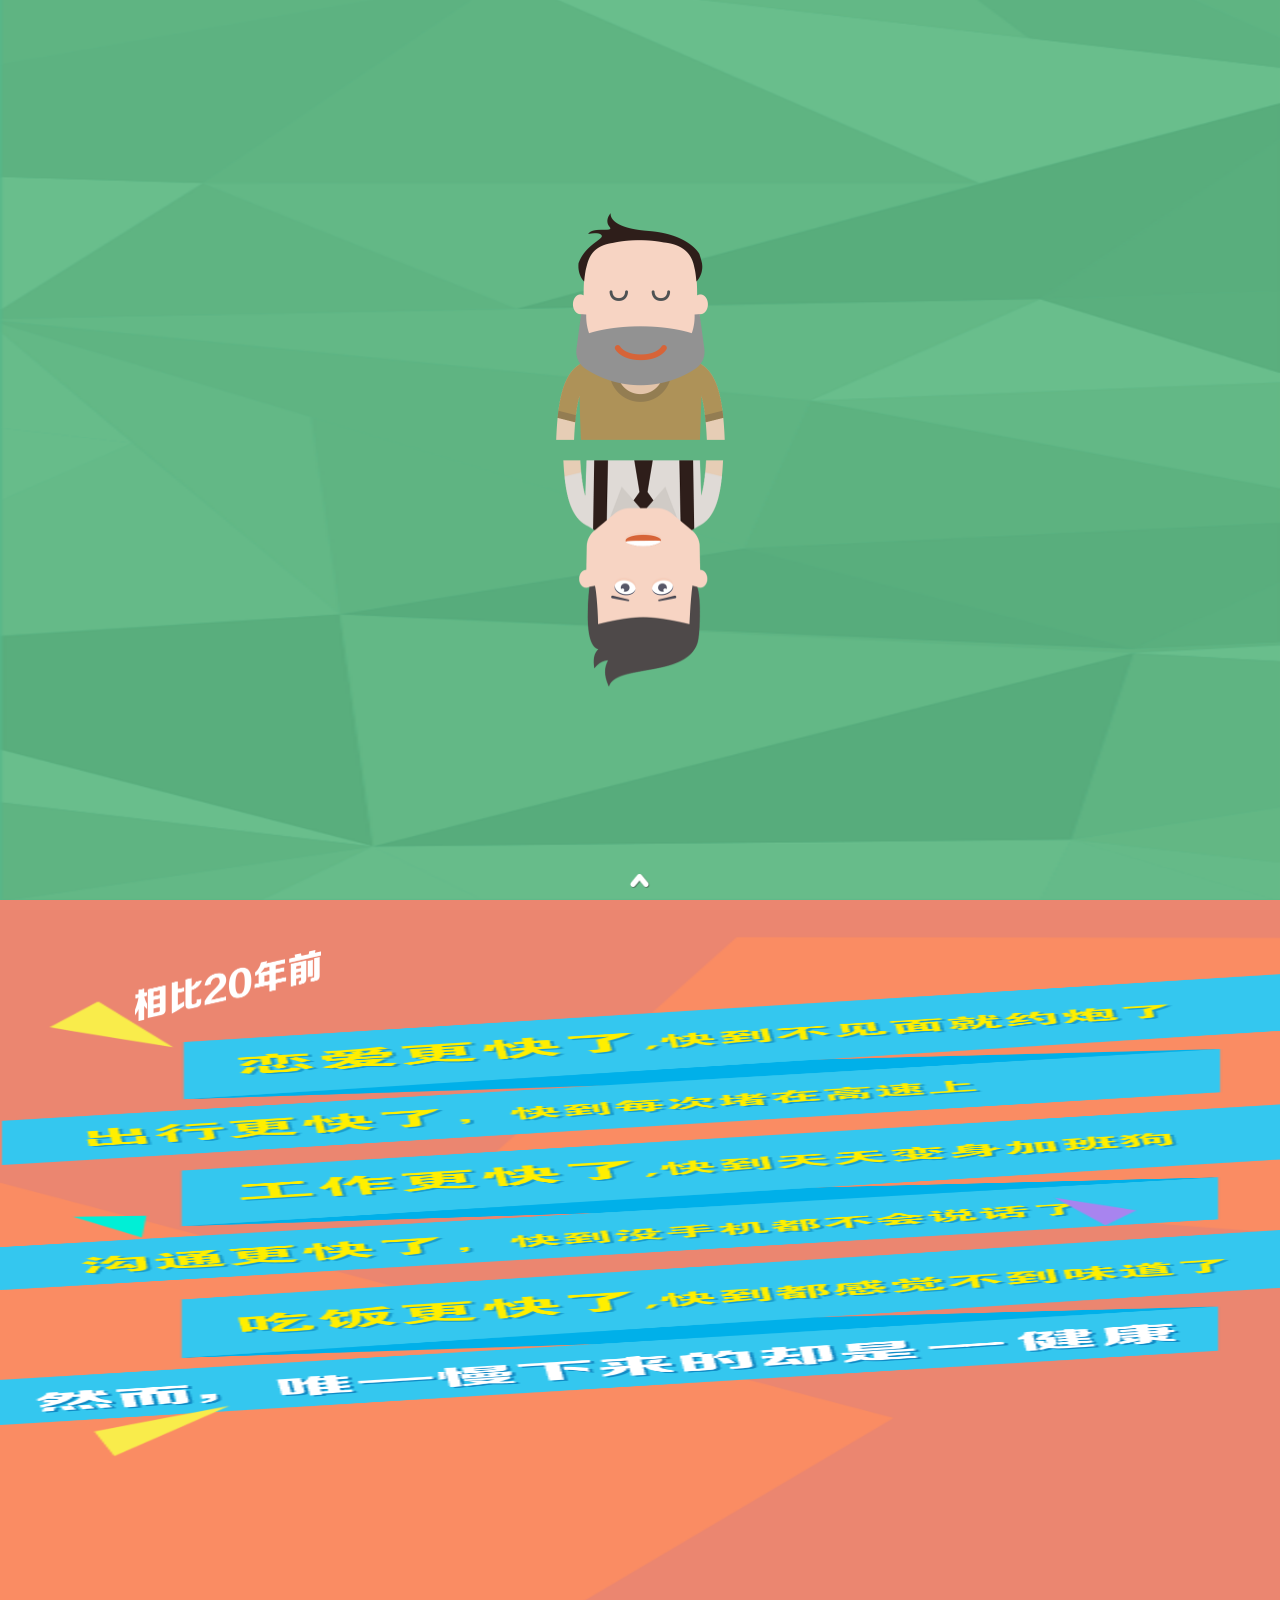
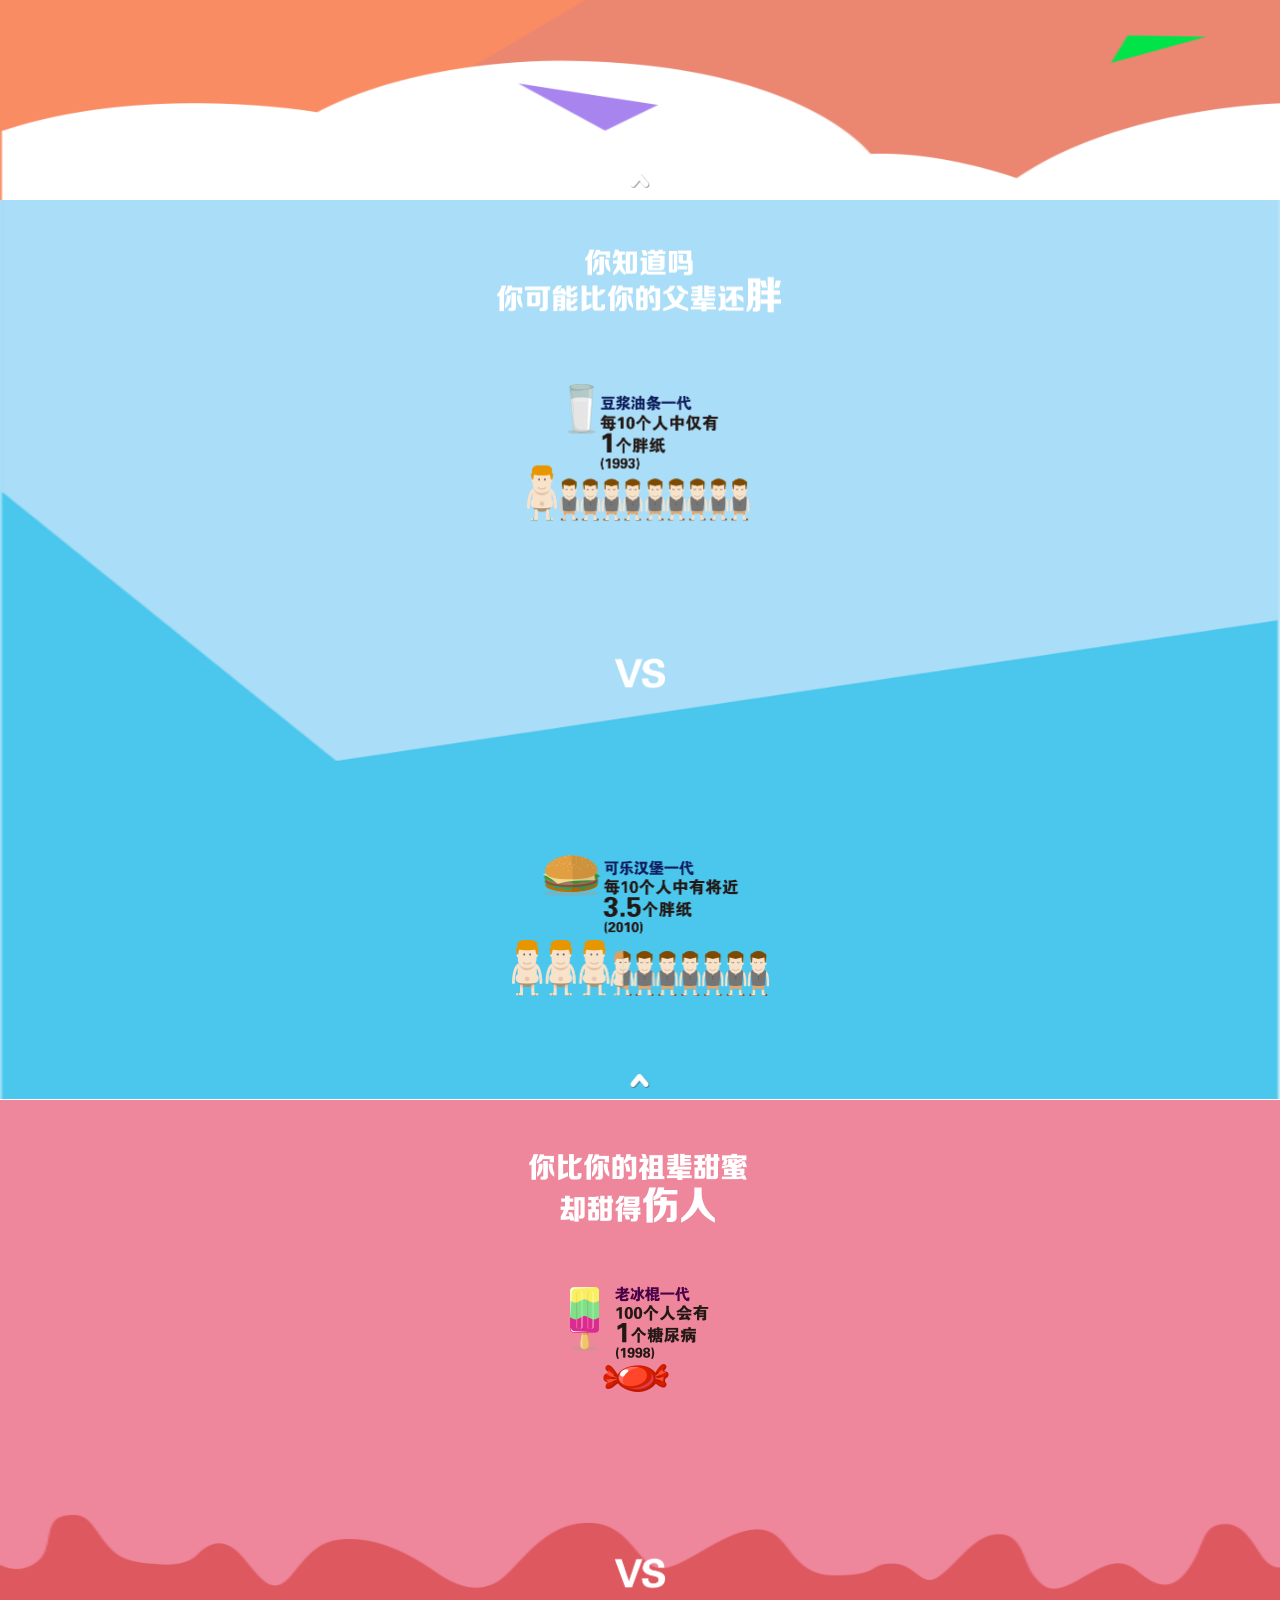
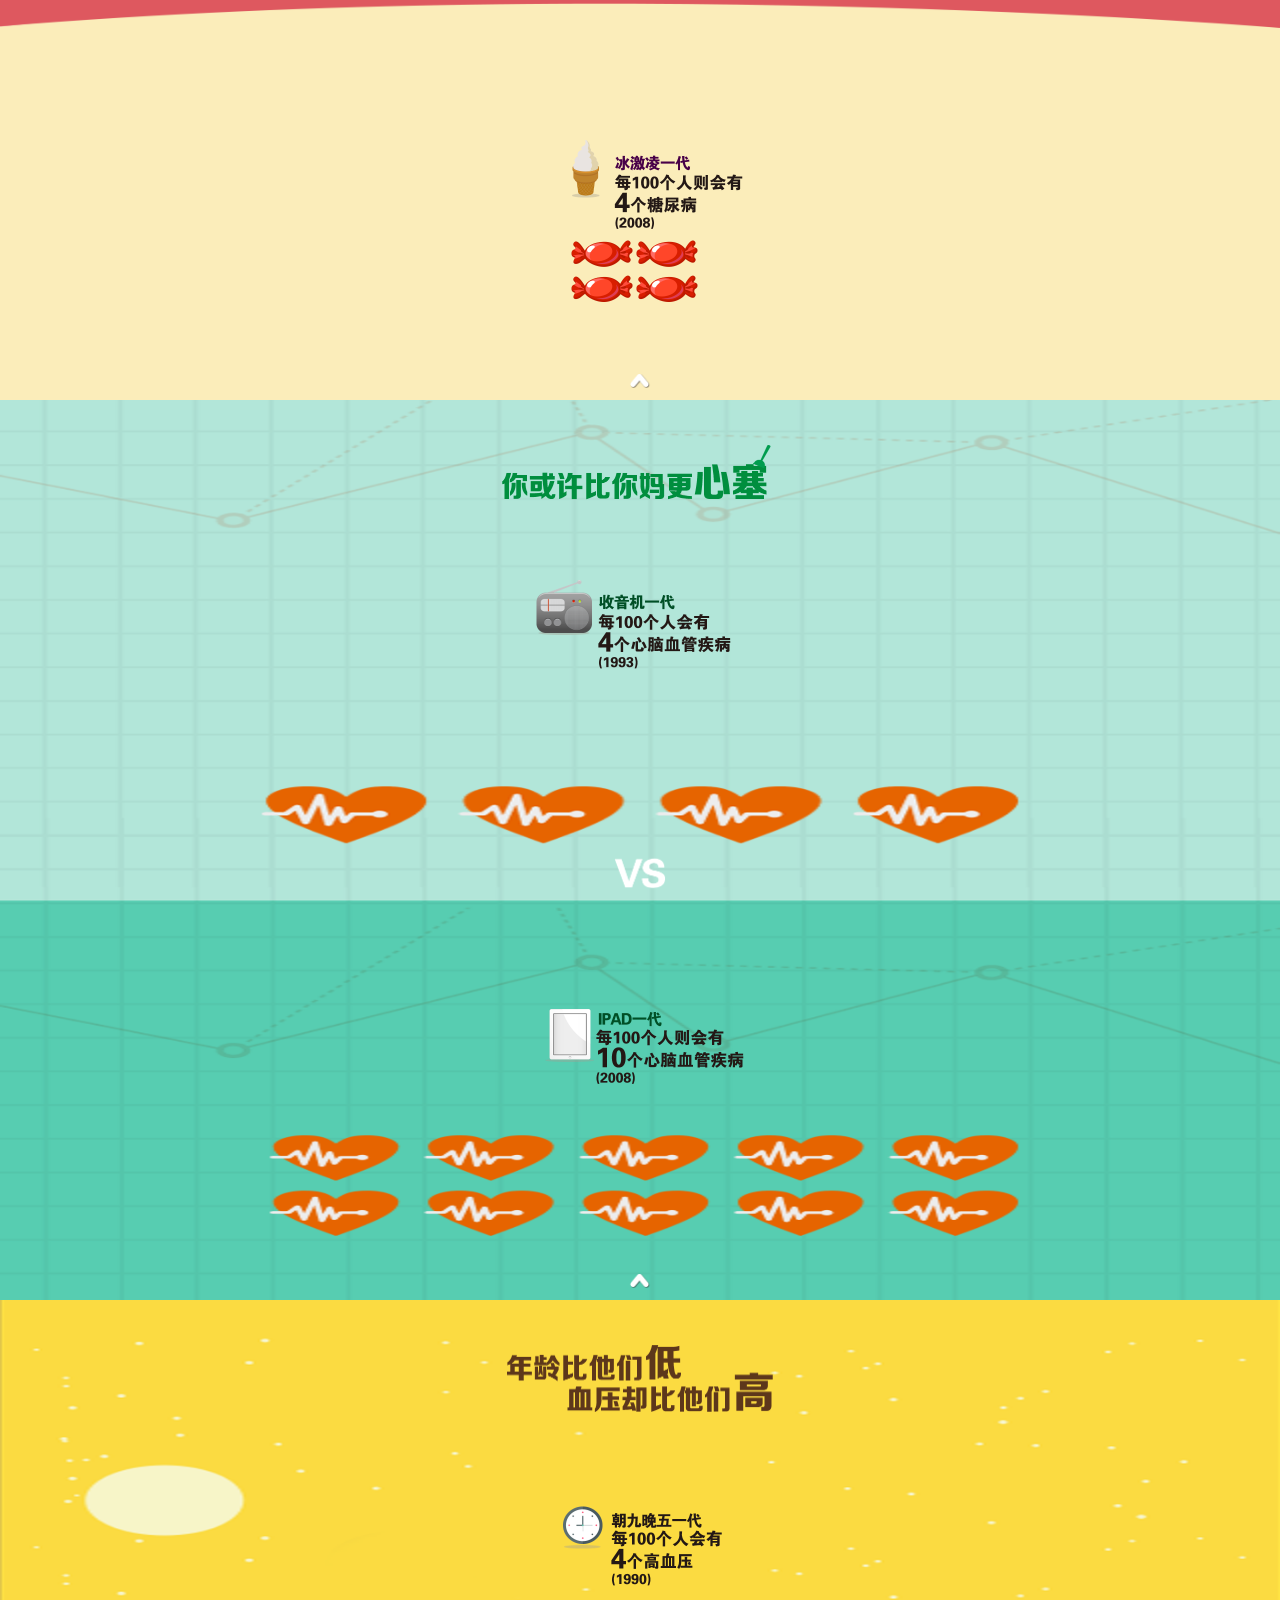
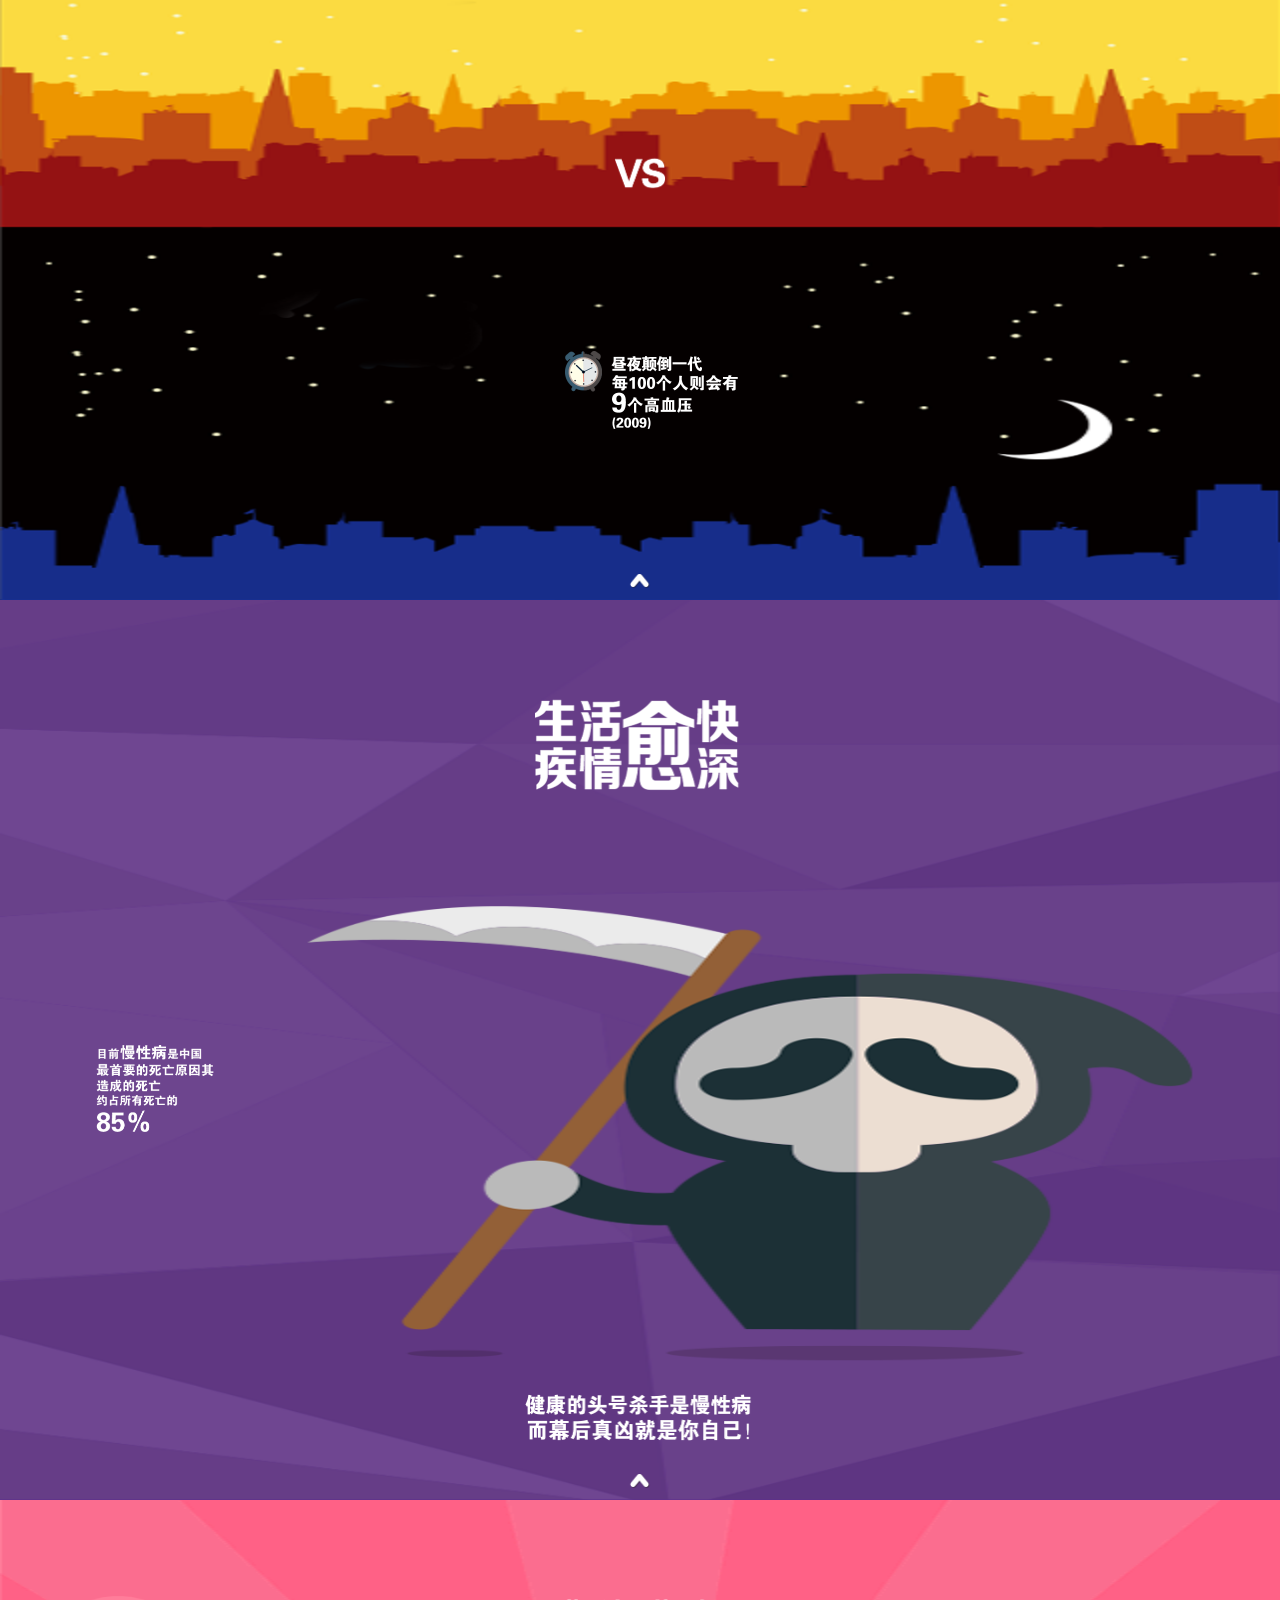
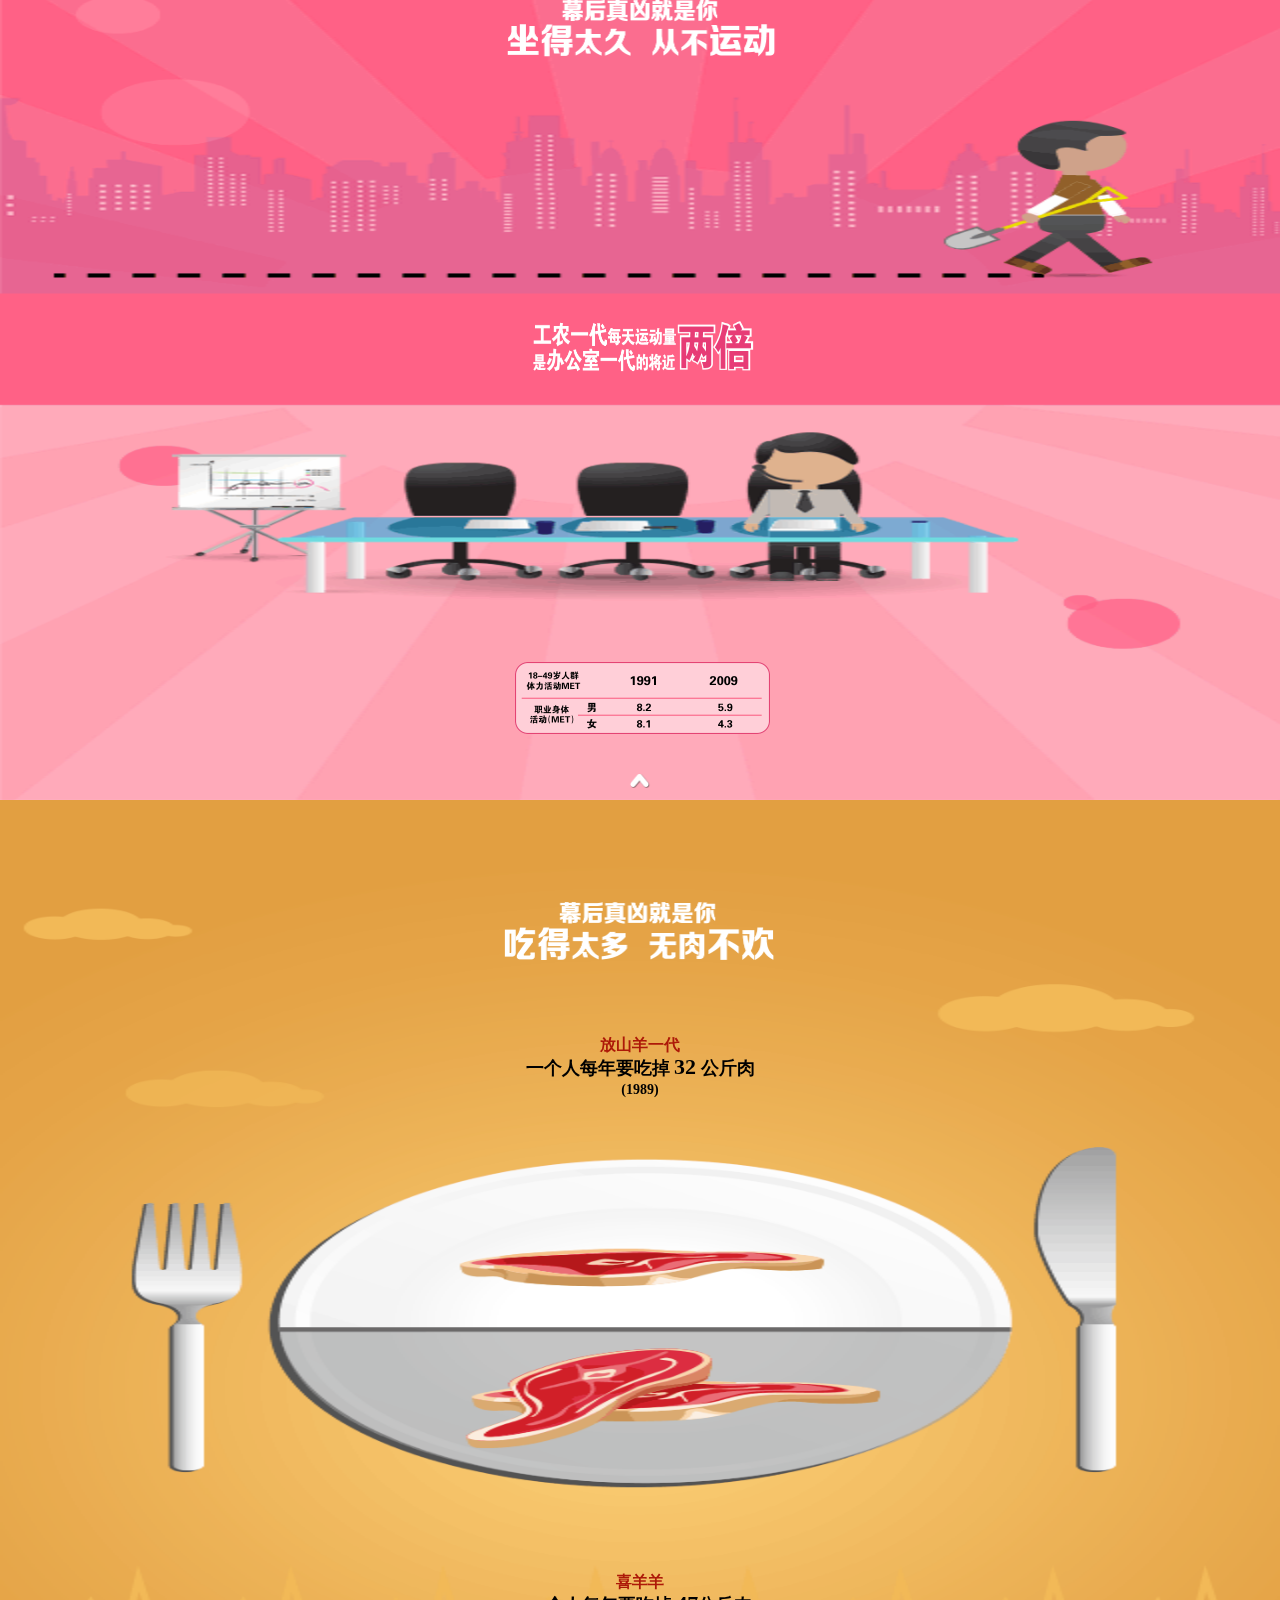
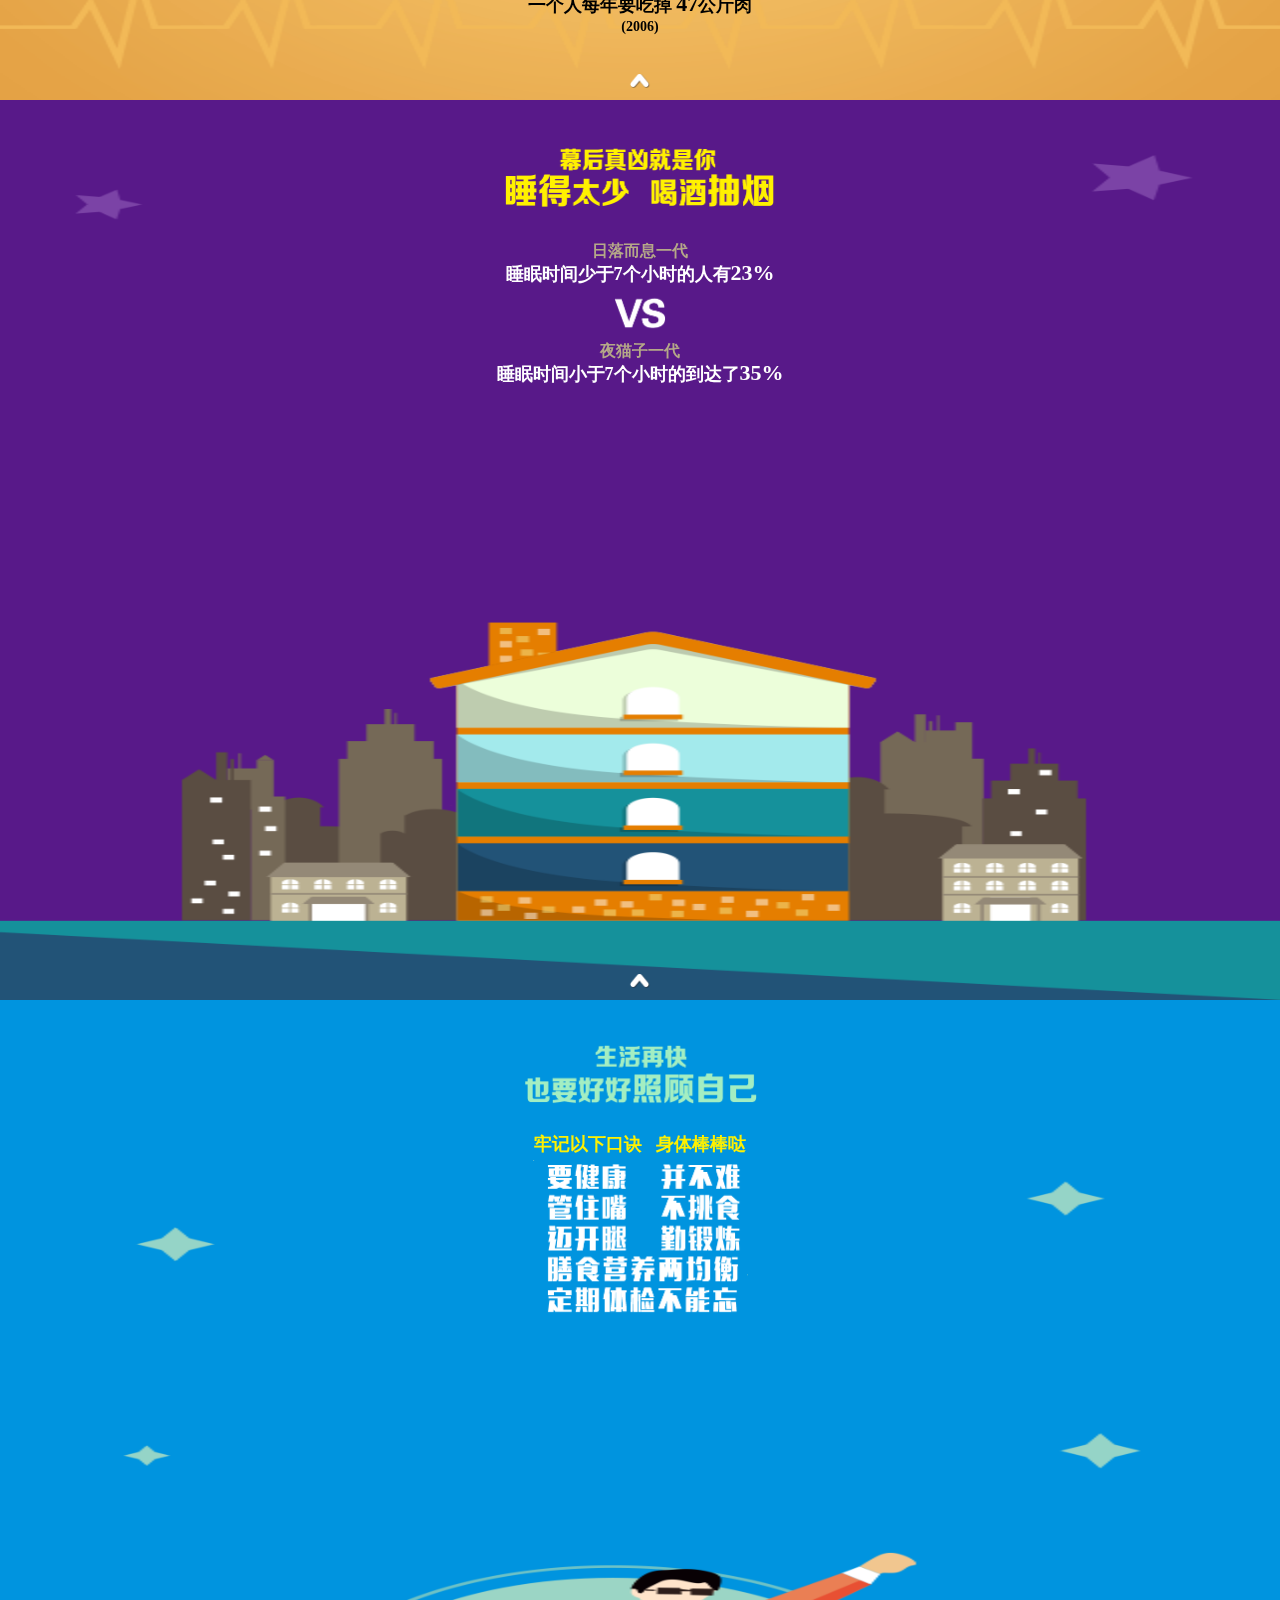
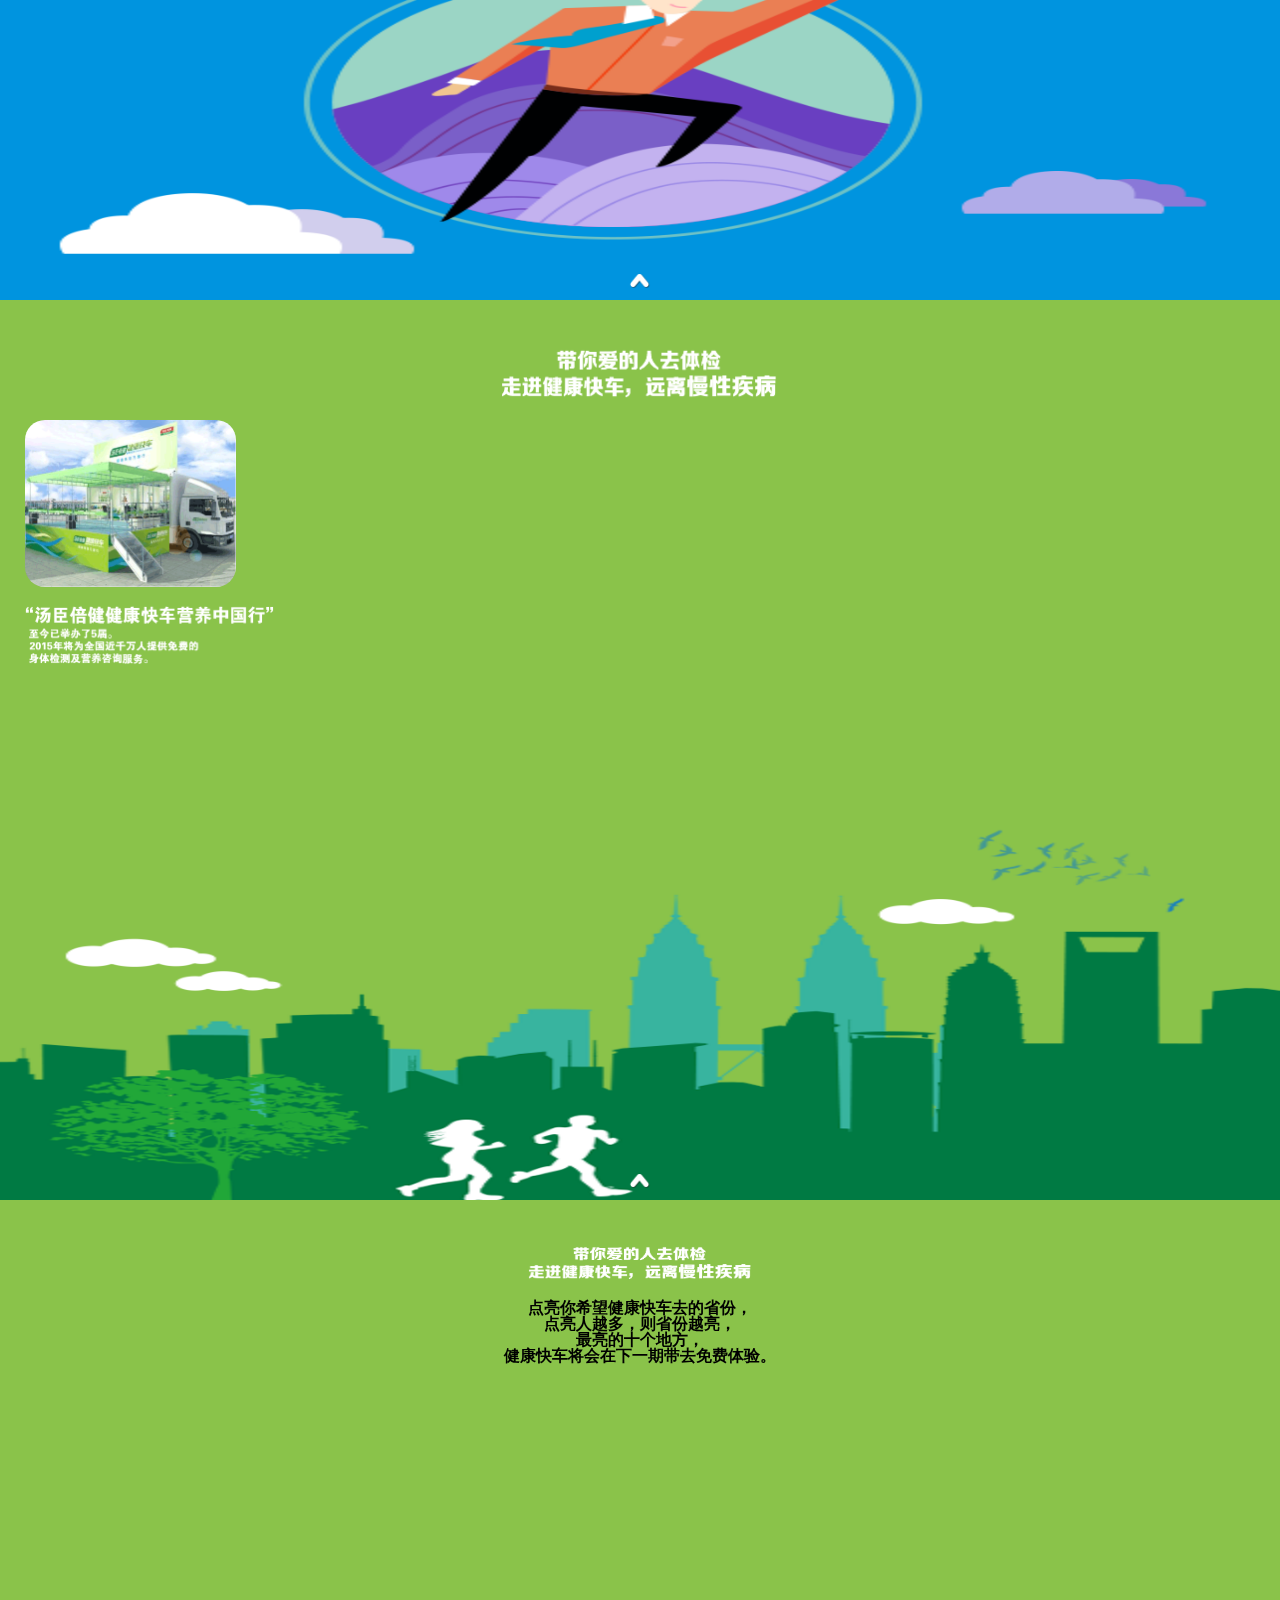
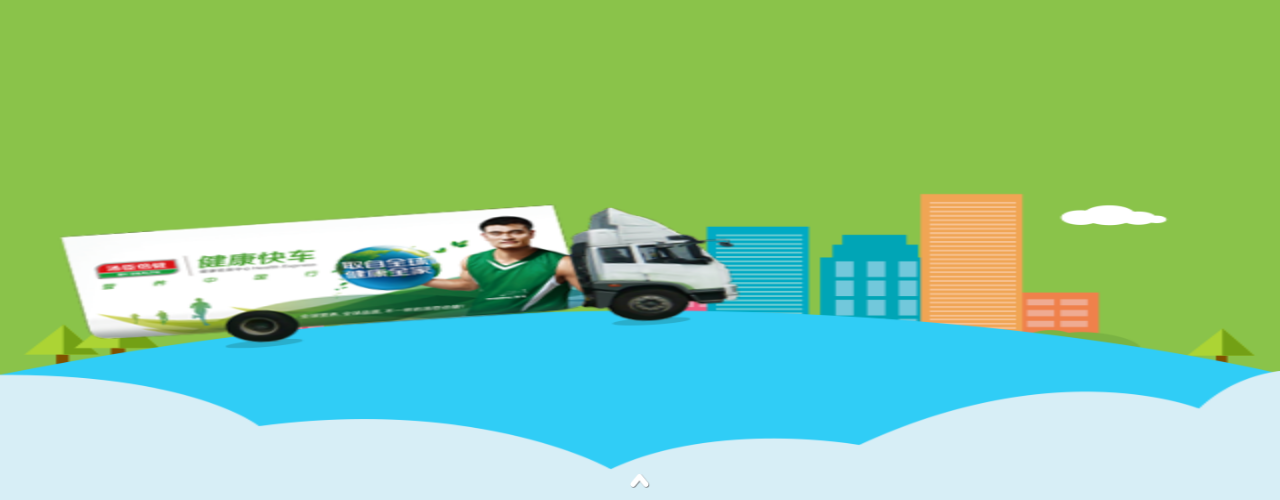
<file: index.html>
<!DOCTYPE HTML>
<html>
<head>
    <meta charset="UTF-8">
    <meta name="viewport" content="initial-scale=1.0,user-scalable=no,minimum-scale=1.0, maximum-scale=1.0,width=device-width">
    <meta name="apple-mobile-web-app-capable" content="yes">
    <meta name="apple-mobile-web-app-status-bar-style" content="black">
    <meta name="format-detection" content="telephone=no, email=no">
    <title>汤臣倍健</title>
    <meta name="Description" content="标题文字默认文本商店默认文本">
    <meta http-equiv="Cache-Control" content="no-transform">
    <link rel="stylesheet" type="text/css" href="css/reset.css">
    <link rel="stylesheet" type="text/css" href="css/animate.min.css">
    <link rel="stylesheet" type="text/css" href="css/index.css">
    <script type="text/javascript" src="js/jquery.js"></script>
</head>
<body>
<script type="text/javascript">
    var _myanimate = [{
        'manup': {
            'animate': 'bounceInDown',
        },
        'mandown': {
            'animate': 'bounceInUp',
        },
        'text1': {
            'animate': 'bounceInRight',
            'dealy': 1500
        },
        'text2': {
            'animate': 'bounceInLeft',
            'dealy': 1500
        }
    },{
        'title': {
            'animate': 'bounceInDown'
        },
        'text1': {
            'animate': 'bounceInLeft',
            'dealy': 1000
        },
        'text2': {
            'animate': 'bounceInLeft',
            'dealy': 2000
        },
        'text3': {
            'animate': 'bounceInLeft',
            'dealy': 3000
        }
    },{
        'title': {
            'animate': 'bounceIn'
        },
        'v1': {
            'animate': 'bounceInLeft',
            'dealy': 1000
        },
        'vs': {
            'animate': 'fadeIn',
            'dealy': 2000
        },
        'v2': {
            'animate': 'bounceInRight',
            'dealy': 2500
        }
    },{
        'title': {
            'animate': 'bounceIn'
        },
        'v1': {
            'animate': 'bounceInLeft',
            'dealy': 1000
        },
        'vs': {
            'animate': 'fadeIn',
            'dealy': 2000
        },
        'v2': {
            'animate': 'bounceInRight',
            'dealy': 2500
        }
    },{
        'title': {
            'animate': 'bounceIn'
        },
        'v1': {
            'animate': 'bounceInLeft',
            'dealy': 1000
        },
        'vs': {
            'animate': 'fadeIn',
            'dealy': 2000
        },
        'v2': {
            'animate': 'bounceInRight',
            'dealy': 2500
        }
    },{
        'title': {
            'animate': 'bounceIn'
        },
        'v1': {
            'animate': 'bounceInLeft',
            'dealy': 1000
        },
        'vs': {
            'animate': 'fadeIn',
            'dealy': 2000
        },
        'v2': {
            'animate': 'bounceInRight',
            'dealy': 2500
        }
    },{
        'text1': {
            'animate': 'bounceIn'
        },
        'text2': {
            'animate': 'bounceInLeft',
            'dealy': 1000
        },
        'text3': {
            'animate': 'bounceInUp',
            'dealy': 2000
        }
    },{
        'title': {
            'animate': 'bounceIn'
        },
        'textBox': {
            'animate': 'bounceInLeft',
            'dealy': 1000
        },
        'text2':{
            'animate': 'rubberBand',
            'dealy': 2000
        },
        'form': {
            'animate': 'zoomIn',
            'dealy': 2500
        }
    },{
        'title': {
            'animate': 'bounceIn'
        },
        'textBox1':{
            'animate': 'zoomIn',
            'dealy': 1000
        },
        'textBox2':{
            'animate': 'zoomIn',
            'dealy': 2000
        }

    },{
        'title': {
            'animate': 'bounceIn'
        },
        'textBox1':{
            'animate': 'bounceInLeft',
            'dealy': 1000
        },
        'vs':{
            'animate': 'bounceInLeft',
            'dealy': 2000
        },
        'textBox2':{
            'animate': 'bounceInLeft',
            'dealy': 3000
        }
    },{
        'title': {
            'animate': 'bounceIn'
        },
        'text':{
            'animate': 'bounceInLeft',
            'dealy': 1000
        },
        'textcon':{
            'animate': 'fadeInUp',
            'dealy': 2000
        }
    },{
        'title': {
            'animate': 'bounceIn'
        },
        'img':{
            'animate': 'fadeIn',
            'dealy': 1000
        },
        'text':{
            'animate': 'fadeInUp',
            'dealy': 2000
        }
    },{
        'title': {
            'animate': 'bounceIn'
        },
        'textBox':{
            'animate': 'fadeIn',
            'dealy': 1000
        }
    }];
</script>
<div class="homeWrp">
    <div class="km_loding">
        <div class="loading"></div>
    </div>
    <ul class="kmN_animate0">
        <li class="scene scene1" data-image="01.png";>
            <div data-roal="manup"></div>
            <div data-roal="mandown"></div>
            <div data-roal="text1"></div>
            <div data-roal="text2"><div role='content-container'>中国健康的头号杀手竟然是它！</div></div>
            <div class="km_hover km_hover_up"></div>
        </li>
        <li class="scene scene2" data-image="02.png";>
            <div data-roal="title"></div>
            <div data-roal="text1"></div>
            <div data-roal="text2"></div>
            <div data-roal="text3"></div>
            <div data-roal="bb"></div>
            <div class="km_hover km_hover_up"></div>
        </li>
        <li class="scene scene3" data-image="03.png";>
            <div data-roal="title"></div>
            <div data-roal="v1"></div>
            <div data-roal="vs"></div>
            <div data-roal="v2"></div>
            <div class="km_hover km_hover_up"></div>
        </li>
        <li class="scene scene4" data-image="04.png";>
            <div data-roal="title"></div>
            <div data-roal="v1"></div>
            <div data-roal="vs"></div>
            <div data-roal="v2"></div>
            <div class="km_hover km_hover_up"></div>
        </li>
        <li class="scene scene5" data-image="05.png";>
            <div data-roal="title"></div>
            <div data-roal="v1"></div>
            <div data-roal="vs"></div>
            <div data-roal="v2"></div>
            <div class="km_hover km_hover_up"></div>
        </li>
        <li class="scene scene6" data-image="06.png";>
            <div data-roal="title"></div>
            <div data-roal="v1"></div>
            <div data-roal="vs"></div>
            <div data-roal="v2"></div>
            <div class="km_hover km_hover_up"></div>
        </li>
        <li class="scene scene7" data-image="07.png";>
            <div data-roal="text1"></div>
            <div data-roal="text2"></div>
            <div data-roal="text3"></div>
            <div class="km_hover km_hover_up"></div>
        </li>
        <li class="scene scene8" data-image="08.png";>
            <div data-roal="title"></div>
            <div data-roal="textBox">
                <div data-roal="text1"></div><div data-roal="text2"></div>
            </div>
            <div data-roal="form"></div>
            <div class="km_hover km_hover_up"></div>
        </li>
        <li class="scene scene9" data-image="09.png";>
            <div data-roal="title"></div>
            <div data-roal="textBox1">
                <p style="  color: #ad1908;font-size: 16px;font-weight: bold;">放山羊一代</p>
                <p style="  color: #000000;font-size: 18px;font-weight: bold;">一个人每年要吃掉
                    <em style="font-size:22px;">32</em>
                    公斤肉</p>
                <p style="  color: #000000;font-size: 14px;font-weight: bold;">(1989)</p>
            </div>
            <div data-roal="textBox2">
                <p style="  color: #ad1908;font-size: 16px;font-weight: bold;">喜羊羊</p>
                <p style="  color: #000000;font-size: 18px;font-weight: bold;">一个人每年要吃掉
                    <em style="font-size:22px;">47</em>公斤肉</p>
                <p style="  color: #000000;font-size: 14px;font-weight: bold;">(2006)</p>
            </div>
            <div class="km_hover km_hover_up"></div>
        </li>
        <li class="scene scene10" data-image="10.png";>
            <div data-roal="title"></div>
            <div data-roal="textBox1">
                <p style="  color: #b5a888;font-size: 16px;font-weight: bold;">日落而息一代</p>
                <p style="  color: #ffffff;font-size: 18px;font-weight: bold;">睡眠时间少于7个小时的人有<em style="font-size:22px;">23%</em></p>
            </div>
            <div data-roal="vs"></div>
            <div data-roal="textBox2">
                <p style="  color: #b5a888;font-size: 16px;font-weight: bold;">夜猫子一代</p>
                <p style="  color: #ffffff;font-size: 18px;font-weight: bold;">睡眠时间小于7个小时的到达了<em style="font-size:22px;">35%</em></p>
            </div>
            <div class="km_hover km_hover_up"></div>
        </li>
        <li class="scene scene11" data-image="11.png";>
            <div data-roal="title"></div>
            <div data-roal="text" style="  color: #fff100;font-size: 18px;font-weight: bold;">牢记以下口诀&nbsp;&nbsp;&nbsp;身体棒棒哒</div>
            <div data-roal="textcon"></div>
            <div class="km_hover km_hover_up"></div>
        </li>
        <li class="scene scene12" data-image="12.png";>
            <div data-roal="title"></div>
            <div data-roal="img"></div>
            <div data-roal="text"></div>
            <div class="km_hover km_hover_up"></div>
        </li>
        <li class="scene scene13" data-image="13.png";>
            <div data-roal="title"></div>
            <div data-roal="textBox">
                <p style="  color: #000000;font-size: 16px;font-weight: bold;">点亮你希望健康快车去的省份，</p>
                <p style="  color: #000000;font-size: 16px;font-weight: bold;">点亮人越多，则省份越亮，</p>
                <p style="  color: #000000;font-size: 16px;font-weight: bold;">最亮的十个地方，</p>
                <p style="  color: #000000;font-size: 16px;font-weight: bold;">健康快车将会在下一期带去免费体验。</p>
            </div>
            <div class="km_hover km_hover_down"></div>
        </li>
    </ul>
</div>

<script type="text/javascript" src="js/index.js"></script>
</head>
</body>
</html>
</file>
<file: css/index.css>
.homeWrp{
  overflow: hidden;
  height: auto;
}
.homeWrp ul{
 height:100%;
 width: 100%;
 position:relative;
}
.scene{
  background-size: 100% 100%;
  position: relative;
}
.homeWrp ul li img{
  width: 100%;
}

.km_loding{
  height: 900px;
  width: 100%;
  background: #edb838;
  z-index: 999;
  position: relative;
  overflow: hidden;
}
.km_loding .loading{
  background: url(../images/loading.gif);
  height: 100px;
  width: 100px;
  margin: 200px auto;
}
.km_hover{
  position: absolute;
  bottom: 12px;
  left: 50%;
  width: 24px;
  height: 14px;
  margin-left: -12px;
  z-index: 111;
  background: url(../images/btn01_arrow.png);
  background-size:100% 100%;
}
.km_hover_up{
   -webkit-animation: km_animate_down 1s;
   -webkit-animation-iteration-count: infinite;
   animation-iteration-count: infinite;
   -webkit-transform: translate3d(0, 0, 0);
}
.km_hover_down{
  -webkit-animation: km_animate_up 1s;
  -webkit-animation-iteration-count: infinite;
}

@-webkit-keyframes km_animate_down{
0%{ -webkit-transform: translate3d(0, 0, 0);}
50%{  -webkit-transform: translate3d(0, -6px, 0);}
100%{  -webkit-transform: translate3d(0, 0, 0);}
}
@-webkit-keyframes km_animate_up{
0%{ -webkit-transform: translate3d(0, 0, 0) rotateY(180deg) rotateX(180deg);}
50%{  -webkit-transform: translate3d(0, -6px, 0) rotateY(180deg) rotateX(180deg);}
100%{  -webkit-transform: translate3d(0, 0, 0) rotateY(180deg) rotateX(180deg);}
}

/*common动画*/
.animate1m{
  -webkit-animation-duration: 1000ms;
}


/*scene1*/
.scene1  [data-roal=manup] {
  background: url(../images/01/01_man_up.png);
  background-size: 100% 100%;
  width: 169px;
  height: 227px;
  position: absolute;
  top: 50%;
  left: 50%;
  margin-left: -84px;
  margin-top: -237px;
}
.scene1 [data-roal=mandown]{
  background: url(../images/01/01_man_down.png);
  background-size: 100% 100%;
  width: 169px;
  height: 227px;
  position: absolute;
  top: 50%;
  left: 50%;
  margin-left: -84px;
  margin-top: 10px;
}
.scene1 [data-roal=text1]{
  background: url(../images/01/01_text.png);
  background-size: 100% 100%;
  width: 100%;
  height: 180px;
  top: 50%;
  position: absolute;
  margin-top: -90px;
}
.scene1 [data-roal=text2]{
  position: absolute;
  width: 300px;
  top: 50%;
  font-weight: bolder;
  left: 50%;
  margin-left: -140px;
  margin-top: -90px;
}
.scene1 [data-roal=text2] [role=content-container]{
  color: #4e4949;
  font-size: 20px;
  transform: rotate(-13deg);
}

.scene2 [data-roal=title]{
  background: url(../images/02/02_title.png);
  background-size: 100% 100%;
  position: absolute;
  width: 209px;
  height: 71px;
  left: 10%;
  top: 50px;
}
.scene2 [data-roal=text1]{
  background: url(../images/02/02_text1.png);
  background-size: 100% 100%;
  position: absolute;
  width: 100%;
  height: 195px;
  top: 70px;
}
.scene2 [data-roal=text2]{
  background: url(../images/02/02_text2.png);
  background-size: 100% 100%;
  position: absolute;
  width: 100%;
  height: 195px;
  top: 200px;
}
.scene2 [data-roal=text3]{
  background: url(../images/02/02_text3.png);
  background-size: 100% 100%;
  position: absolute;
  width: 100%;
  height: 195px;
  top: 330px;
}

.scene2 [data-roal=bb]{
  background: url(../images/02/02_bb.png);
  background-size: 100% 100%;
  position: absolute;
  width: 100%;
  height: 100%;
}



.scene3 [data-roal=title]{
  background: url(../images/03/03_title.png);
  background-size: 100% 100%;
  position: absolute;
  width: 296px;
  height: 72px;
    margin-left: -148px;
  left: 50%;
  top: 5%;
}
.scene3 [data-roal=v1]{
  background: url(../images/03/03_v1.png);
  background-size: 100% 100%;
  position: absolute;
  width: 250px;
  height: 145px;
    top: 20%;
  left: 50%;
  margin-left: -125px;
}
.scene3 [data-roal=v2]{
  background: url(../images/03/03_v2.png);
  background-size: 100% 100%;
  position: absolute;
  width: 270px;
  height: 155px;
    bottom: 10%;
  left: 50%;
  margin-left: -135px;
}
.scene3 [data-roal=vs]{
  background: url(../images/vs.png);
  background-size: 100% 100%;
  position: absolute;
  width: 58px;
  height: 43px;
  top: 50%;
  left: 50%;
  margin-left: -29px;
}


.scene4 [data-roal=title]{
  background: url(../images/04/04_title.png);
  background-size: 100% 100%;
  position: absolute;
  width: 229px;
  height: 84px;
  margin-left: -114px;
  left: 50%;
  top: 5%;
}
.scene4 [data-roal=v1]{
  background: url(../images/04/04_v1.png);
  background-size: 100% 100%;
  position: absolute;
  width: 229px;
  height: 123px;
  top: 20%;
  left: 50%;
  margin-left: -114px;
}
.scene4 [data-roal=v2]{
  background: url(../images/04/04_v2.png);
  background-size: 100% 100%;
  position: absolute;
  width: 229px;
  height: 170px;
    bottom: 10%;
  left: 50%;
  margin-left: -114px;
}
.scene4 [data-roal=vs]{
  background: url(../images/vs.png);
  background-size: 100% 100%;
  position: absolute;
  width: 58px;
  height: 43px;
  top: 50%;
  left: 50%;
  margin-left: -29px;
}


.scene5 [data-roal=title]{
  background: url(../images/05/05_title.png);
  background-size: 100% 100%;
  position: absolute;
  width: 277px;
  height: 60px;
  margin-left: -138px;
  left: 50%;
  top: 5%;
}
.scene5 [data-roal=v1]{
  background: url(../images/05/05_v1.png);
  background-size: 100% 100%;
  position: absolute;
  width: 277px;
  height: 97px;
  top: 20%;
  left: 50%;
  margin-left: -138px;
}
.scene5 [data-roal=v2]{
  background: url(../images/05/05_v2.png);
  background-size: 100% 100%;
  position: absolute;
  width: 277px;
  height: 95px;
    bottom: 23%;
  left: 50%;
  margin-left: -138px;
}
.scene5 [data-roal=vs]{
  background: url(../images/vs.png);
  background-size: 100% 100%;
  position: absolute;
  width: 58px;
  height: 43px;
  top: 50%;
  left: 50%;
  margin-left: -29px;
}


.scene6 [data-roal=title]{
  background: url(../images/06/06_title.png);
  background-size: 100% 100%;
  position: absolute;
  width: 266px;
  height: 67px;
  margin-left: -133px;
  left: 50%;
  top: 5%;
}
.scene6 [data-roal=v1]{
  background: url(../images/06/06_v1.png);
  background-size: 100% 100%;
  position: absolute;
  width: 266px;
  height: 93px;
  top: 22%;
  left: 50%;
  margin-left: -133px;
}
.scene6 [data-roal=v2]{
  background: url(../images/06/06_v2.png);
  background-size: 100% 100%;
  position: absolute;
  width: 266px;
  height: 119px;
    bottom: 17%;
  left: 50%;
  margin-left: -133px;
}
.scene6 [data-roal=vs]{
  background: url(../images/vs.png);
  background-size: 100% 100%;
  position: absolute;
  width: 58px;
  height: 43px;
  top: 50%;
  left: 50%;
  margin-left: -29px;
}

.scene7 [data-roal=text1]{
  background: url(../images/07/07_text1.png);
  background-size: 100% 100%;
  position: absolute;
  width: 228px;
  height: 113px;
    top: 10%;
  left: 50%;
  margin-left: -114px;
}
.scene7 [data-roal=text2]{
  background: url(../images/07/07_text2.png);
  background-size: 100% 100%;
  position: absolute;
  width: 140px;
  height: 95px;
    bottom: 40%;
  left: 6%;
}
.scene7 [data-roal=text3]{
  background: url(../images/07/07_text3.png);
  background-size: 100% 100%;
  position: absolute;
  width: 237px;
  height: 58px;
    bottom: 6%;
  left: 50%;
  margin-left: -118px;
}

.scene8 [data-roal=title]{
  background: url(../images/08/08_title.png);
  background-size: 100% 100%;
  position: absolute;
  width: 295px;
  height: 80px;
  top: 10%;
  left: 50%;
  margin-left: -147px;
}
.scene8 [data-roal=textBox]{
  position: absolute;
  width: 235px;
  height: 80px;
  top: 50%;
  left: 50%;
  margin-left: -117px;
  margin-top: -40px;
}
.scene8 [data-roal=text1]{
  background: url(../images/08/08_text1.png);
  background-size: 100% 100%;
  position: absolute;
  left: 0px;
  width: 156px;
  height: 80px;
}
.scene8 [data-roal=text2]{
  background: url(../images/08/08_text2.png);
  background-size: 100% 100%;
  position: absolute;
  width: 79px;
  height: 80px;
  right: 0px;
}
.scene8 [data-roal=form]{
  background: url(../images/08/08_form.png);
  background-size: 100% 100%;
  position: absolute;
  width: 276px;
  height: 94px;
  bottom: 6%;
  left: 50%;
  margin-left: -138px;
}

.scene9 [data-roal=title]{
  background: url(../images/09/09_title.png);
  background-size: 100% 100%;
  position: absolute;
  width: 291px;
  height: 78px;
  top: 10%;
  left: 50%;
  margin-left: -145px;
}
.scene9 [data-roal=textBox1]{
  position: absolute;
  width: 100%;
  height: 66px;
  text-align: center;
  line-height: 22px;
  top: 26%;
}
.scene9 [data-roal=textBox2]{
  position: absolute;
  width: 100%;
  height: 66px;
  text-align: center;
  line-height: 22px;
  bottom: 7%;
}

.scene10 [data-roal=title]{
  background: url(../images/10/10_title.png);
  background-size: 100% 100%;
  position: absolute;
  width: 272px;
  height: 75px;
  top: 40px;
  left: 50%;
  margin-left: -136px;
}
.scene10 [data-roal=vs]{
  background: url(../images/vs.png);
  background-size: 100% 100%;
  position: absolute;
  width: 58px;
  height: 43px;
  top: 190px;
  left: 50%;
  margin-left: -29px;
}
.scene10 [data-roal=textBox1]{
  position: absolute;
  width: 100%;
  height: 66px;
  text-align: center;
  line-height: 22px;
  top: 140px;
}
.scene10 [data-roal=textBox2]{
  position: absolute;
  width: 100%;
  height: 66px;
  text-align: center;
  line-height: 22px;
  top: 240px;
}

.scene11 [data-roal=title]{
  background: url(../images/11/11_title.png);
  background-size: 100% 100%;
  position: absolute;
  width: 244px;
  height: 66px;
  top: 40px;
  left: 50%;
  margin-left: -122px;
}
.scene11 [data-roal=text]{
  position: absolute;
  width: 100%;
  height: 66px;
  text-align: center;
  line-height: 22px;
  top: 133px;
}
.scene11 [data-roal=textcon]{
  background: url(../images/11/11_textcon.png);
  background-size: 100% 100%;
  position: absolute;
  width: 215px;
  height: 163px;
  top: 160px;
  left: 50%;
  margin-left: -107px;
}


.scene12 [data-roal=title]{
  background: url(../images/12/12_title.png);
  background-size: 100% 100%;
  position: absolute;
  width: 278px;
  height: 63px;
  top: 40px;
  left: 50%;
  margin-left: -139px;
}
.scene12 [data-roal=img]{
  background: url(../images/12/12_img.png);
  background-size: 100% 100%;
  position: absolute;
  width: 211px;
  height: 167px;
  border-radius: 20px;
  top: 120px;
  left: 25px;
}
.scene12 [data-roal=text]{
  background: url(../images/12/12_text.png);
  background-size: 100% 100%;
  position: absolute;
  width: 253px;
  height: 67px;
  top: 300px;
  left: 25px;
}

.scene13 [data-roal=title]{
  background: url(../images/12/12_title.png);
  background-size: 100% 100%;
  position: absolute;
  width: 225px;
  height: 43px;
  top: 40px;
  left: 50%;
  margin-left: -112px;
}
.scene13 [data-roal=textBox]{
  position: absolute;
  width: 100%;
  top: 100px;
  text-align: center;
}
</file>
